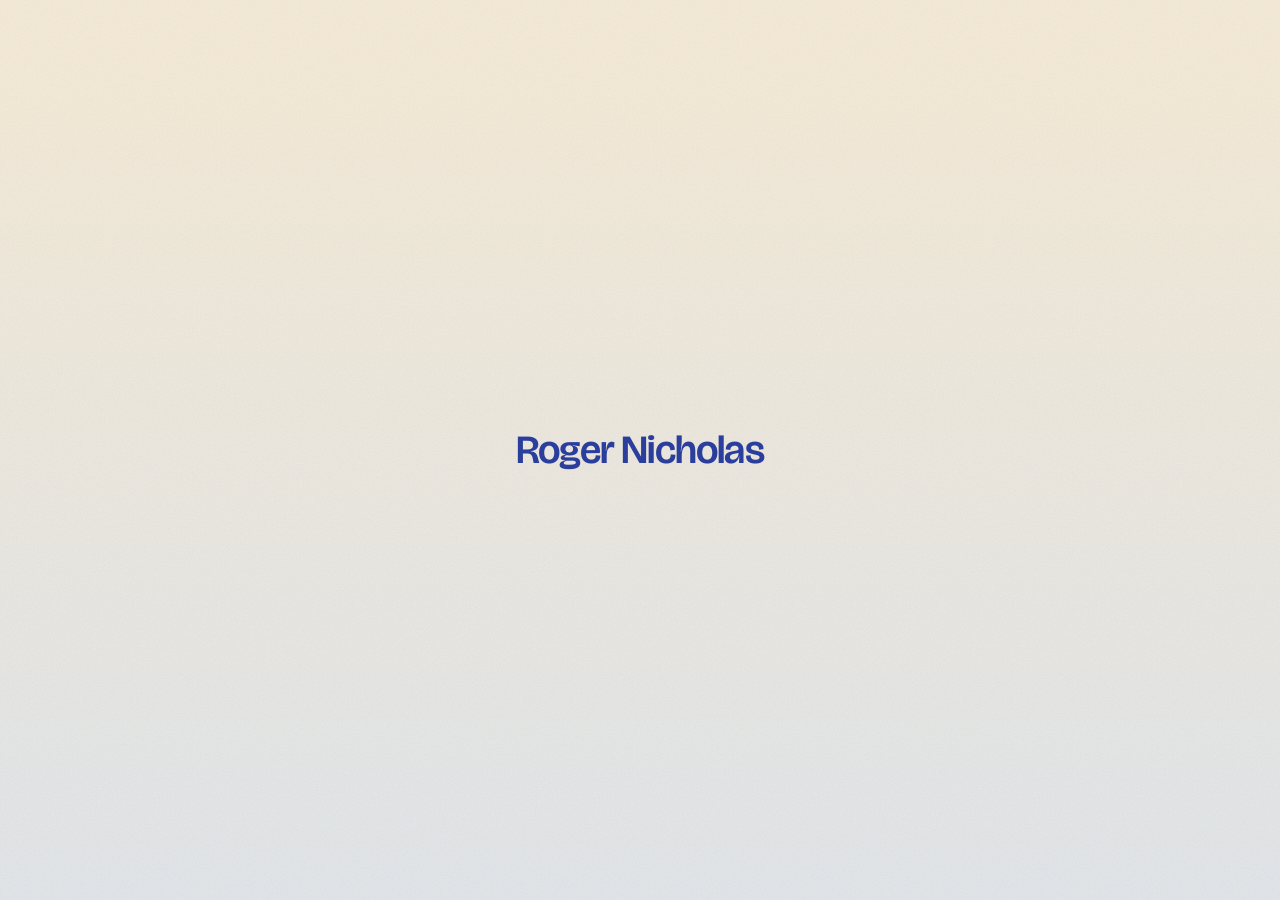
<file: index.html>
<!doctype html>
<html lang="en" class="landing">
<head>
<meta charset="utf-8">
<meta name="viewport" content="width=device-width, initial-scale=1, viewport-fit=cover">
<title>Roger Nicholas</title>
<meta name="description" content="Roger Nicholas, painter and screenwriter in Prague. Large oils, film and television.">
<meta property="og:title" content="Roger Nicholas">
<meta property="og:description" content="Roger Nicholas, painter and screenwriter in Prague. Large oils, film and television.">
<meta property="og:type" content="website">
<meta name="theme-color" content="#F5ECD9">
<link rel="icon" href="data:image/svg+xml,%3Csvg xmlns='http://www.w3.org/2000/svg' viewBox='0 0 64 64'%3E%3Cpath fill='%232B3FA0' d='M32 6c13 0 24 10 24 23 0 11-7 17-12 20-3 2-4 4-4 7v2a4 4 0 0 1-8 0v-4c0-3-2-5-5-6C17 45 8 39 8 28 8 15 19 6 32 6z'/%3E%3C/svg%3E">
<link rel="preconnect" href="https://fonts.googleapis.com">
<link rel="preconnect" href="https://fonts.gstatic.com" crossorigin>
<link rel="stylesheet" href="https://fonts.googleapis.com/css2?family=Bricolage+Grotesque:opsz,wght@12..96,300..800&family=Fragment+Mono:ital@0;1&display=swap">
<link rel="stylesheet" href="assets/style.css">
</head>
<body class="grain">
<main class="sheet" id="sheet">
  <canvas id="paper" aria-hidden="true"></canvas>
  <div class="sheet-center">
    <a class="name" href="home.html">Roger Nicholas</a>
  </div>
</main>
<script src="assets/paint.js"></script>
</body>
</html>
</file>
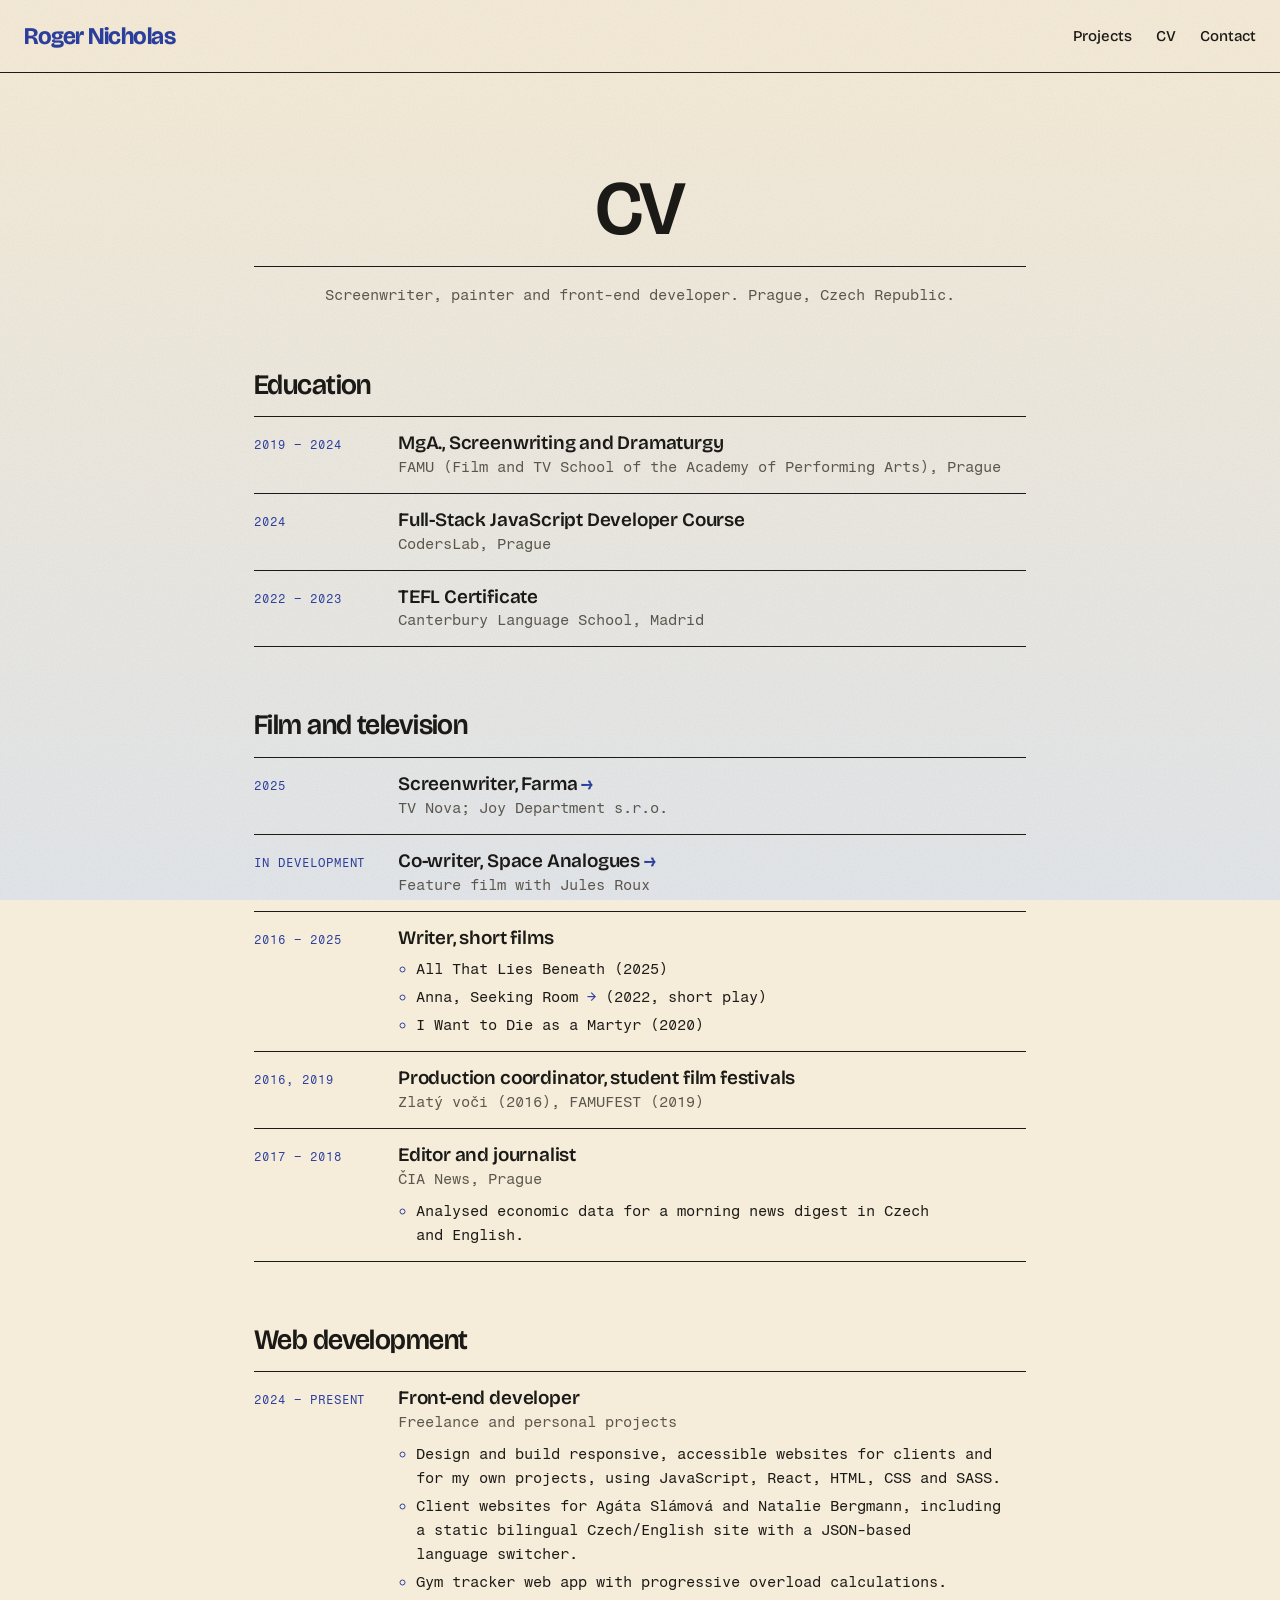
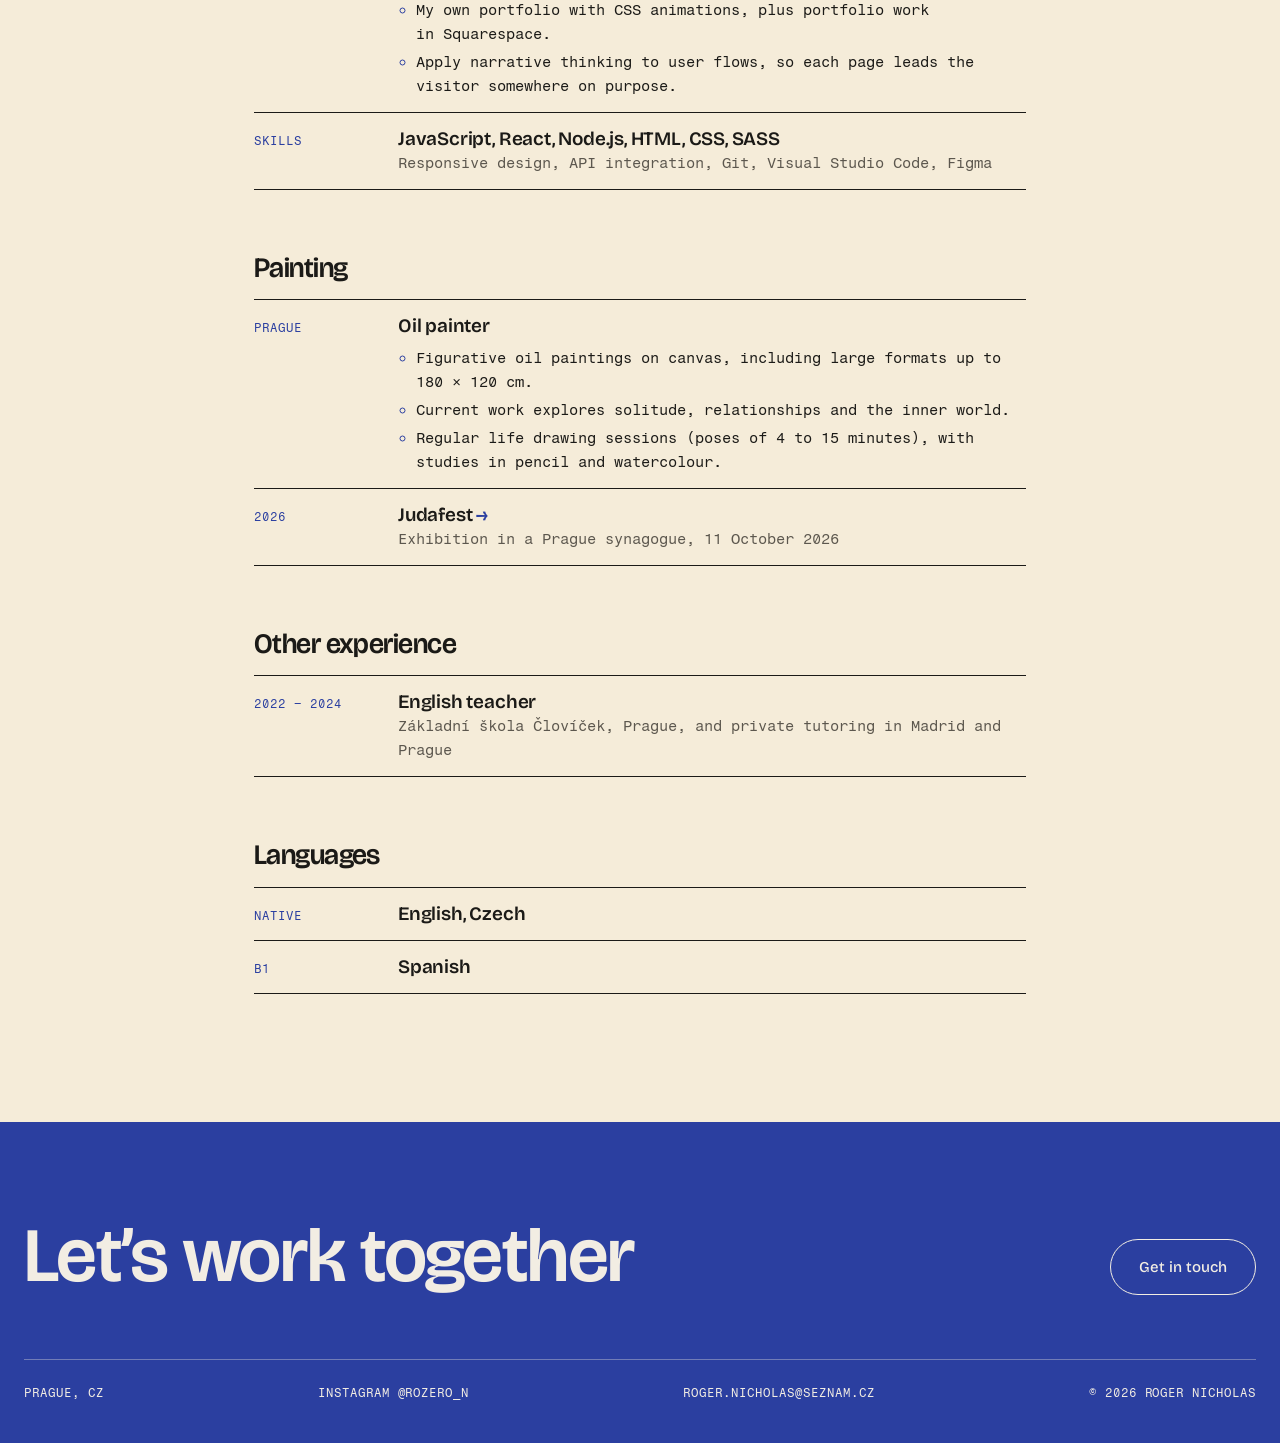
<file: cv.html>
<!doctype html>
<html lang="en">
<head>
<meta charset="utf-8">
<meta name="viewport" content="width=device-width, initial-scale=1, viewport-fit=cover">
<title>CV, Roger Nicholas</title>
<meta name="description" content="Roger Nicholas, painter and screenwriter in Prague. Large oils, film and television.">
<meta property="og:title" content="CV, Roger Nicholas">
<meta property="og:description" content="Roger Nicholas, painter and screenwriter in Prague. Large oils, film and television.">
<meta property="og:type" content="website">
<meta name="theme-color" content="#F5ECD9">
<link rel="icon" href="data:image/svg+xml,%3Csvg xmlns='http://www.w3.org/2000/svg' viewBox='0 0 64 64'%3E%3Cpath fill='%232B3FA0' d='M32 6c13 0 24 10 24 23 0 11-7 17-12 20-3 2-4 4-4 7v2a4 4 0 0 1-8 0v-4c0-3-2-5-5-6C17 45 8 39 8 28 8 15 19 6 32 6z'/%3E%3C/svg%3E">
<link rel="preconnect" href="https://fonts.googleapis.com">
<link rel="preconnect" href="https://fonts.gstatic.com" crossorigin>
<link rel="stylesheet" href="https://fonts.googleapis.com/css2?family=Bricolage+Grotesque:opsz,wght@12..96,300..800&family=Fragment+Mono:ital@0;1&display=swap">
<link rel="stylesheet" href="assets/style.css">
</head>
<body class="grain">

<header class="site-header">
  <div class="wrap bar">
    <a class="logo" href="home.html">Roger Nicholas</a>
    <nav class="nav" aria-label="Main">
      <div class="nav-links">
        <a href="home.html#projects">Projects</a>
        <a href="cv.html">CV</a>
        <a href="home.html#contact">Contact</a>
      </div>
      <button class="pill" type="button" id="menu-open" aria-expanded="false" aria-controls="menu">Menu</button>
    </nav>
  </div>
</header>

<div class="menu" id="menu" hidden>
  <div class="wrap">
    <div class="bar">
      <a class="logo" href="home.html">Roger Nicholas</a>
      <button class="pill" type="button" id="menu-close">Close</button>
    </div>
    <div class="menu-grid">
      <nav class="menu-main" aria-label="Sections">
        <a href="home.html#projects">Projects</a>
        <a href="cv.html">CV</a>
        <a href="home.html#contact">Contact</a>
        <a href="index.html">Paint the page</a>
      </nav>
      <div class="menu-col">
        <span class="head">Fields</span>
        <a href="home.html?field=Film#projects" data-field="Film">Film</a>
        <a href="home.html?field=Web#projects" data-field="Web">Web</a>
        <a href="home.html?field=Painting#projects" data-field="Painting">Painting</a>
      </div>
      <div class="menu-col">
        <span class="head">Elsewhere</span>
        <a href="https://instagram.com/rozero_n" target="_blank" rel="noopener">Instagram @rozero_n</a>
        <a href="https://github.com/rogernicholas" target="_blank" rel="noopener">GitHub</a>
      </div>
    </div>
  </div>
</div>

<!-- CV: edit the entries below directly. Each entry is a year, a title, a place or detail, and optional bullet points. -->
<main class="wrap cv">
  <header class="cv-head">
    <h1>CV</h1>
    <p>Screenwriter, painter and front-end developer. Prague, Czech Republic.</p>
  </header>
  <section class="cv-section">
    <h2>Education</h2>
    <ol class="cv-list">
        <li>
          <span class="label">2019 – 2024</span>
          <div>
            <h3>MgA., Screenwriting and Dramaturgy</h3>
            <p>FAMU (Film and TV School of the Academy of Performing Arts), Prague</p>
          </div>
        </li>
        <li>
          <span class="label">2024</span>
          <div>
            <h3>Full-Stack JavaScript Developer Course</h3>
            <p>CodersLab, Prague</p>
          </div>
        </li>
        <li>
          <span class="label">2022 – 2023</span>
          <div>
            <h3>TEFL Certificate</h3>
            <p>Canterbury Language School, Madrid</p>
          </div>
        </li>
    </ol>
  </section>
  <section class="cv-section">
    <h2>Film and television</h2>
    <ol class="cv-list">
        <li>
          <span class="label">2025</span>
          <div>
            <h3><a href="project.html#farma-cesko">Screenwriter, Farma</a></h3>
            <p>TV Nova; Joy Department s.r.o.</p>
          </div>
        </li>
        <li>
          <span class="label">In development</span>
          <div>
            <h3><a href="project.html#space-analogues">Co-writer, Space Analogues</a></h3>
            <p>Feature film with Jules Roux</p>
          </div>
        </li>
        <li>
          <span class="label">2016 – 2025</span>
          <div>
            <h3>Writer, short films</h3>
            <ul>
              <li>All That Lies Beneath (2025)</li>
              <li><a href="project.html#anna-seeking-room">Anna, Seeking Room</a> (2022, short play)</li>
              <li>I Want to Die as a Martyr (2020)</li>
            </ul>
          </div>
        </li>
        <li>
          <span class="label">2016, 2019</span>
          <div>
            <h3>Production coordinator, student film festivals</h3>
            <p>Zlatý voči (2016), FAMUFEST (2019)</p>
          </div>
        </li>
        <li>
          <span class="label">2017 – 2018</span>
          <div>
            <h3>Editor and journalist</h3>
            <p>ČIA News, Prague</p>
            <ul>
              <li>Analysed economic data for a morning news digest in Czech and English.</li>
            </ul>
          </div>
        </li>
    </ol>
  </section>
  <section class="cv-section">
    <h2>Web development</h2>
    <ol class="cv-list">
        <li>
          <span class="label">2024 – present</span>
          <div>
            <h3>Front-end developer</h3>
            <p>Freelance and personal projects</p>
            <ul>
              <li>Design and build responsive, accessible websites for clients and for my own projects, using JavaScript, React, HTML, CSS and SASS.</li>
              <li>Client websites for Agáta Slámová and Natalie Bergmann, including a static bilingual Czech/English site with a JSON-based language switcher.</li>
              <li>Gym tracker web app with progressive overload calculations.</li>
              <li>My own portfolio with CSS animations, plus portfolio work in Squarespace.</li>
              <li>Apply narrative thinking to user flows, so each page leads the visitor somewhere on purpose.</li>
            </ul>
          </div>
        </li>
        <li>
          <span class="label">Skills</span>
          <div>
            <h3>JavaScript, React, Node.js, HTML, CSS, SASS</h3>
            <p>Responsive design, API integration, Git, Visual Studio Code, Figma</p>
          </div>
        </li>
    </ol>
  </section>
  <section class="cv-section">
    <h2>Painting</h2>
    <ol class="cv-list">
        <li>
          <span class="label">Prague</span>
          <div>
            <h3>Oil painter</h3>
            <ul>
              <li>Figurative oil paintings on canvas, including large formats up to 180 × 120 cm.</li>
              <li>Current work explores solitude, relationships and the inner world.</li>
              <li>Regular life drawing sessions (poses of 4 to 15 minutes), with studies in pencil and watercolour.</li>
            </ul>
          </div>
        </li>
        <li>
          <span class="label">2026</span>
          <div>
            <h3><a href="project.html#judafest">Judafest</a></h3>
            <p>Exhibition in a Prague synagogue, 11 October 2026</p>
          </div>
        </li>
    </ol>
  </section>
  <section class="cv-section">
    <h2>Other experience</h2>
    <ol class="cv-list">
        <li>
          <span class="label">2022 – 2024</span>
          <div>
            <h3>English teacher</h3>
            <p>Základní škola Človíček, Prague, and private tutoring in Madrid and Prague</p>
          </div>
        </li>
    </ol>
  </section>
  <section class="cv-section">
    <h2>Languages</h2>
    <ol class="cv-list">
        <li>
          <span class="label">Native</span>
          <div>
            <h3>English, Czech</h3>
          </div>
        </li>
        <li>
          <span class="label">B1</span>
          <div>
            <h3>Spanish</h3>
          </div>
        </li>
    </ol>
  </section>
</main>

<footer class="site-footer" id="contact">
  <div class="wrap">
    <div class="cta">
      <h2>Let’s work together</h2>
      <a class="pill" href="mailto:roger.nicholas@seznam.cz">Get in touch</a>
    </div>
    <div class="foot-row label">
      <span>Prague, CZ</span>
      <a href="https://instagram.com/rozero_n" target="_blank" rel="noopener">Instagram @rozero_n</a>
      <a href="mailto:roger.nicholas@seznam.cz">roger.nicholas@seznam.cz</a>
      <span>© 2026 Roger Nicholas</span>
    </div>
  </div>
</footer>

<script src="assets/site.js"></script>
</body>
</html>
</file>
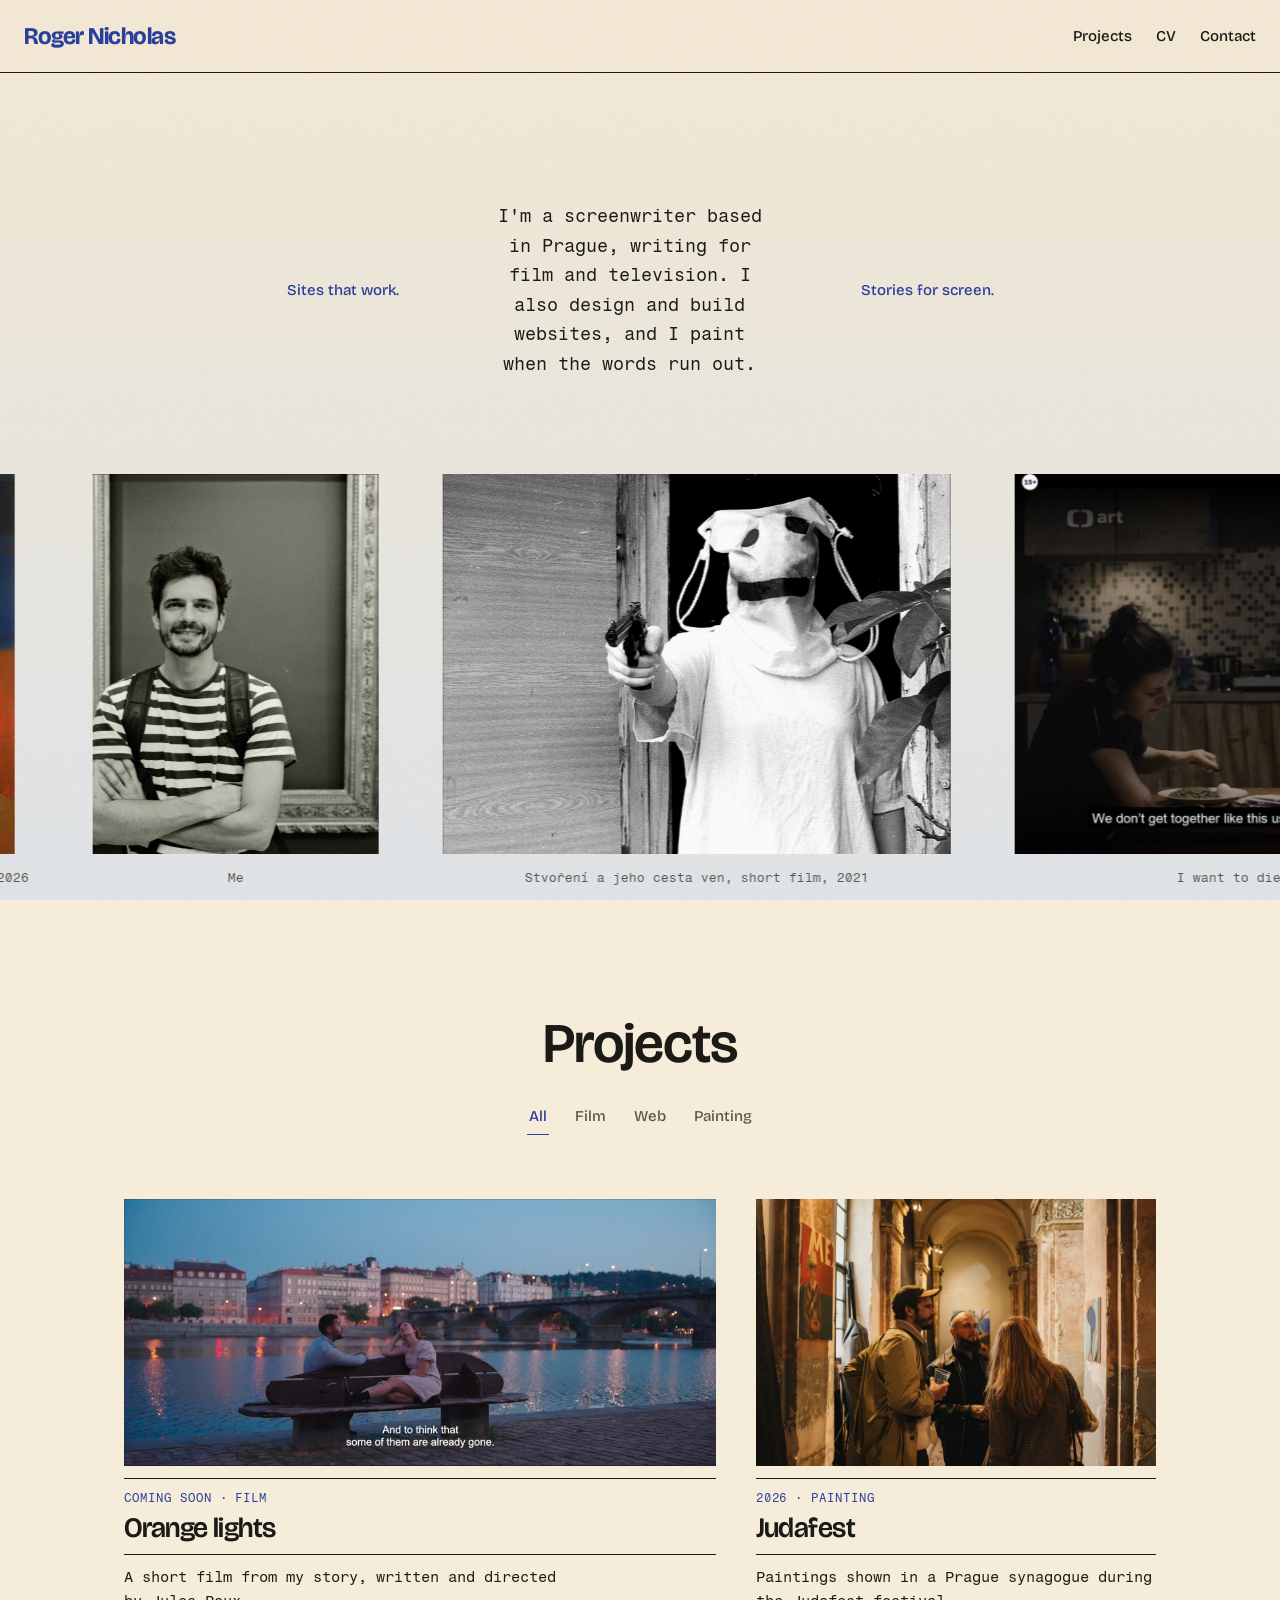
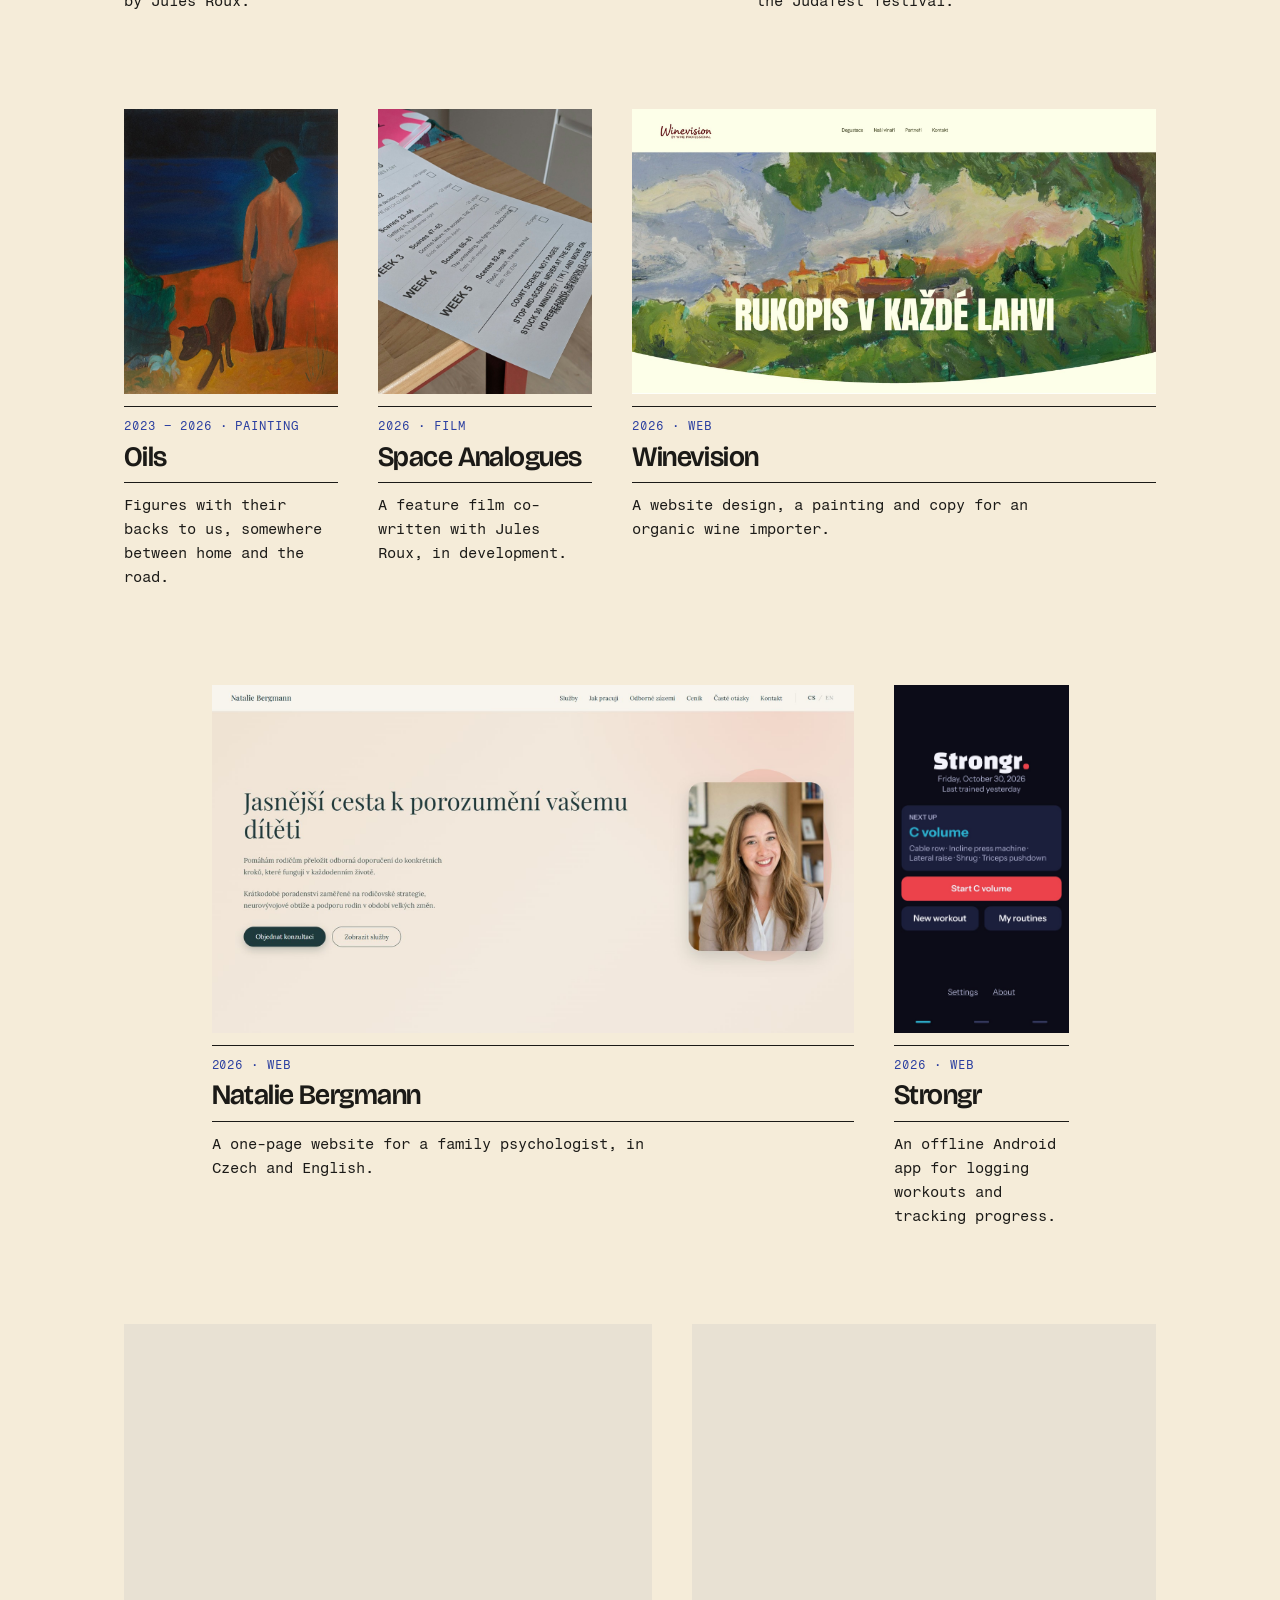
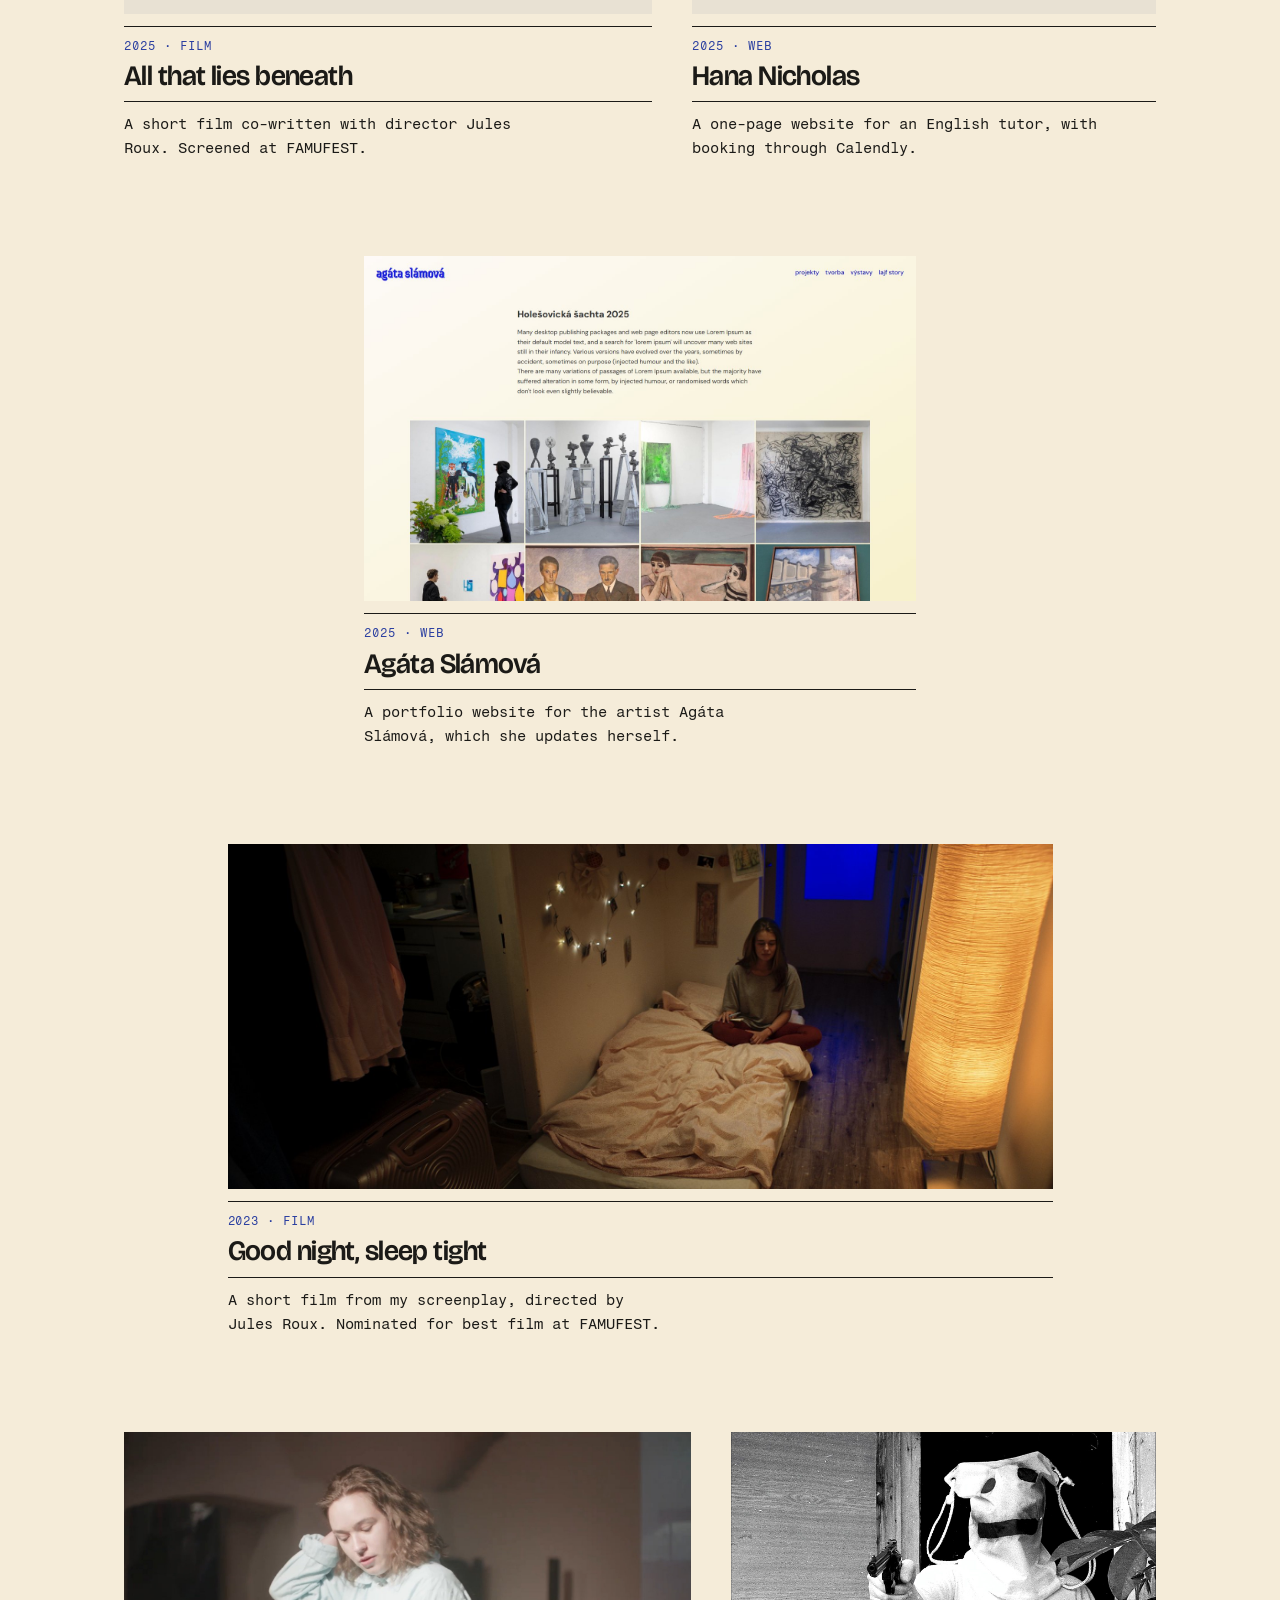
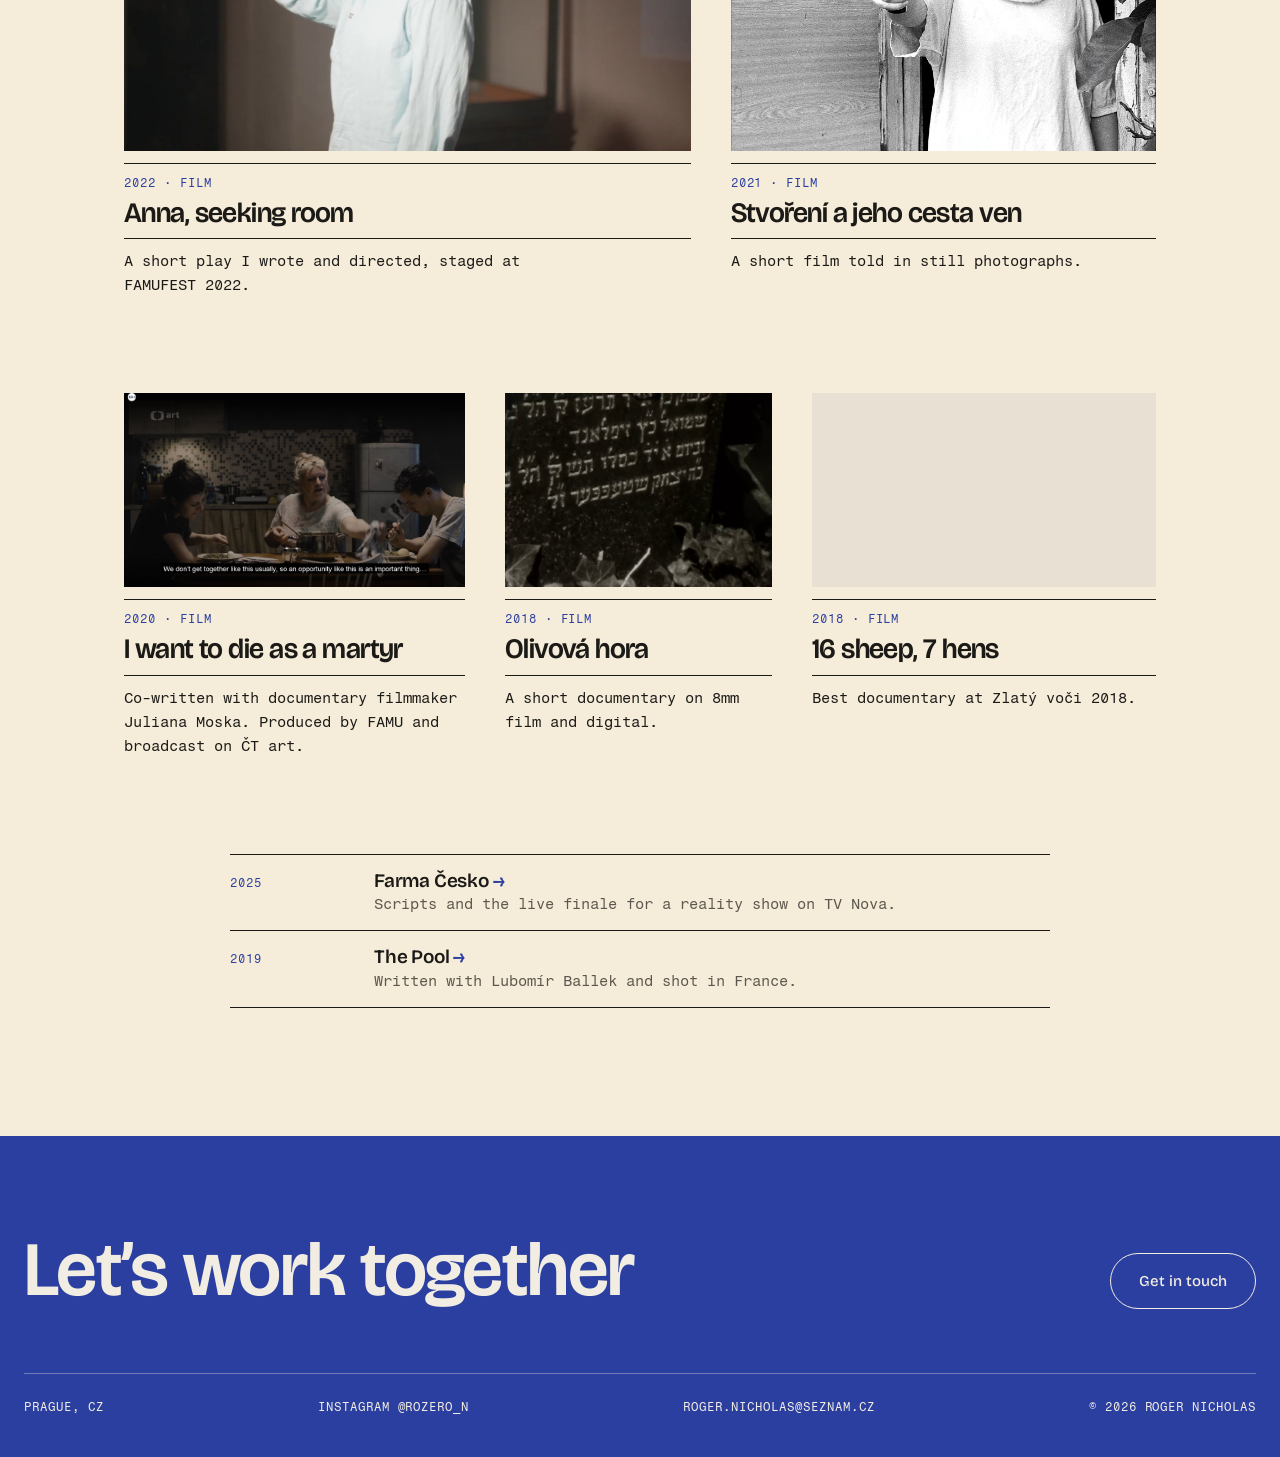
<file: home.html>
<!doctype html>
<html lang="en">
<head>
<meta charset="utf-8">
<meta name="viewport" content="width=device-width, initial-scale=1, viewport-fit=cover">
<title>Roger Nicholas, Painter and Screenwriter</title>
<meta name="description" content="Roger Nicholas, painter and screenwriter in Prague. Large oils, film and television.">
<meta property="og:title" content="Roger Nicholas, Painter and Screenwriter">
<meta property="og:description" content="Roger Nicholas, painter and screenwriter in Prague. Large oils, film and television.">
<meta property="og:type" content="website">
<meta name="theme-color" content="#F5ECD9">
<link rel="icon" href="data:image/svg+xml,%3Csvg xmlns='http://www.w3.org/2000/svg' viewBox='0 0 64 64'%3E%3Cpath fill='%232B3FA0' d='M32 6c13 0 24 10 24 23 0 11-7 17-12 20-3 2-4 4-4 7v2a4 4 0 0 1-8 0v-4c0-3-2-5-5-6C17 45 8 39 8 28 8 15 19 6 32 6z'/%3E%3C/svg%3E">
<link rel="preconnect" href="https://fonts.googleapis.com">
<link rel="preconnect" href="https://fonts.gstatic.com" crossorigin>
<link rel="stylesheet" href="https://fonts.googleapis.com/css2?family=Bricolage+Grotesque:opsz,wght@12..96,300..800&family=Fragment+Mono:ital@0;1&display=swap">
<link rel="stylesheet" href="assets/style.css">
</head>
<body class="grain">

<header class="site-header">
  <div class="wrap bar">
    <a class="logo" href="home.html">Roger Nicholas</a>
    <nav class="nav" aria-label="Main">
      <div class="nav-links">
        <a href="home.html#projects">Projects</a>
        <a href="cv.html">CV</a>
        <a href="home.html#contact">Contact</a>
      </div>
      <button class="pill" type="button" id="menu-open" aria-expanded="false" aria-controls="menu">Menu</button>
    </nav>
  </div>
</header>

<div class="menu" id="menu" hidden>
  <div class="wrap">
    <div class="bar">
      <a class="logo" href="home.html">Roger Nicholas</a>
      <button class="pill" type="button" id="menu-close">Close</button>
    </div>
    <div class="menu-grid">
      <nav class="menu-main" aria-label="Sections">
        <a href="home.html#projects">Projects</a>
        <a href="cv.html">CV</a>
        <a href="home.html#contact">Contact</a>
        <a href="index.html">Paint the page</a>
      </nav>
      <div class="menu-col">
        <span class="head">Fields</span>
        <a href="home.html?field=Film#projects" data-field="Film">Film</a>
        <a href="home.html?field=Web#projects" data-field="Web">Web</a>
        <a href="home.html?field=Painting#projects" data-field="Painting">Painting</a>
      </div>
      <div class="menu-col">
        <span class="head">Elsewhere</span>
        <a href="https://instagram.com/rozero_n" target="_blank" rel="noopener">Instagram @rozero_n</a>
        <a href="https://github.com/rogernicholas" target="_blank" rel="noopener">GitHub</a>
      </div>
    </div>
  </div>
</div>

<main>
  <!-- Bio: edit the paragraph and the two side phrases directly -->
  <section class="wrap about" id="about">
    <span class="aside aside-left">Sites that work.</span>
    <div class="about-text">
      <p>I'm a screenwriter based in Prague, writing for film and television. I also design and build websites, and I paint when the words run out.</p>
    </div>
    <span class="aside aside-right">Stories for screen.</span>
  </section>

  <!-- Carousel: filled from content/work.json -->
  <section class="works" id="work" aria-label="Selected work">
    <div class="track" id="track">
      <div class="belt" id="belt"></div>
    </div>
  </section>

  <!-- Projects: filled from content/projects.json -->
  <section class="wrap projects" id="projects">
    <h2 class="projects-title">Projects</h2>
    <!-- Filters match each project's "field" in content/projects.json -->
    <nav class="filters" aria-label="Filter projects">
      <button type="button" data-field="" aria-pressed="true">All</button>
      <button type="button" data-field="Film" aria-pressed="false">Film</button>
      <button type="button" data-field="Web" aria-pressed="false">Web</button>
      <button type="button" data-field="Painting" aria-pressed="false">Painting</button>
    </nav>
    <div class="project-list" id="project-list"></div>
  </section>
</main>

<footer class="site-footer" id="contact">
  <div class="wrap">
    <div class="cta">
      <h2>Let’s work together</h2>
      <a class="pill" href="https://instagram.com/rozero_n" target="_blank" rel="noopener">Get in touch</a>
    </div>
    <div class="foot-row label">
      <span>Prague, CZ</span>
      <a href="https://instagram.com/rozero_n" target="_blank" rel="noopener">Instagram @rozero_n</a>
      <a href="mailto:roger.nicholas@seznam.cz">roger.nicholas@seznam.cz</a>
      <span>© 2026 Roger Nicholas</span>
    </div>
  </div>
</footer>

<script src="assets/site.js"></script>
<script src="assets/carousel.js"></script>
<script src="assets/projects.js"></script>
</body>
</html>
</file>
<file: assets/style.css>
/* Roger Nicholas portfolio
   Layout: one sheet of paper. The landing page is a full-bleed sheet to paint on;
   the home and project pages are a single centred column of sections on the same paper. */

/* ---------- Tokens ---------- */
:root {
  /* colour */
  --paper: #F5ECD9;               /* warm cream at the top of the screen */
  --paper-cool: #E3E7EC;          /* and colder towards the bottom */
  --paper-deep: #E8E1D3;          /* default image placeholder */
  --ink: #1B1A17;
  --ink-soft: #5C574E;            /* secondary text, captions */
  --accent: #2B3FA0;              /* ultramarine, the landing paint */
  --on-accent: #F2EDE3;
  --on-accent-soft: rgba(242, 237, 227, 0.72);
  --rule: var(--ink);
  --rule-on-accent: rgba(242, 237, 227, 0.35);

  /* type: Bricolage Grotesque for titles and navigation, Fragment Mono for text */
  --f-display: "Bricolage Grotesque", "Helvetica Neue", Helvetica, Arial, sans-serif;
  --f-text: "Fragment Mono", "SFMono-Regular", Menlo, Consolas, monospace;
  --t-hero: clamp(4rem, 6vw, 8.4rem);    /* footer line, project page title */
  --t-title: clamp(3.4rem, 4.4vw, 5.6rem); /* section titles, menu */
  --t-item: clamp(2.2rem, 2.2vw, 3rem);  /* project titles in the grid */
  --t-lead: clamp(1.6rem, 1.4vw, 1.8rem);  /* bio */
  --t-text: 1.5rem;
  --t-nav: 1.5rem;
  --t-label: 1.2rem;

  /* space */
  --s-1: 0.8rem;
  --s-2: 1.6rem;
  --s-3: 2.4rem;
  --s-4: 4rem;
  --s-5: 6.4rem;
  --s-6: 9.6rem;
  --s-7: 12.8rem;
  --gutter: 2.4rem;
  --page: 136rem;      /* header and footer width */
  --column: 108rem;    /* content width */
  --bar: 7.2rem;         /* header height */

  color-scheme: light;
}
@media (max-width: 640px) {
  :root { --gutter: 1.6rem; --s-6: 7.2rem; --s-7: 8.8rem; }
}

/* ---------- Base ---------- */
*, *::before, *::after { box-sizing: border-box; }
/* every size is in rem, and 1rem is 10px on phones and laptops. On big monitors
   1rem grows with the screen, so the whole page scales up in proportion:
   a 1920px screen looks like a 1600px laptop, only larger. */
html {
  font-size: 62.5%;
  -webkit-text-size-adjust: 100%;
  background: var(--paper);
}
@media (min-width: 1600px) {
  html { font-size: min(calc(100vw / 160), 16px); }
}
/* the paper: warm cream under the header, turning colder towards the bottom of the screen */
html::before {
  content: "";
  position: fixed;
  inset: 0 0 auto;
  z-index: -1;
  height: 100vh;
  height: 100lvh;
  pointer-events: none;
  background: linear-gradient(to bottom, var(--paper) var(--bar), var(--paper-cool));
}
@media (prefers-reduced-motion: no-preference) {
  html { scroll-behavior: smooth; } /* menu and nav links glide to their section */
}
[id] { scroll-margin-top: calc(var(--bar) + var(--s-3)); }

body {
  margin: 0;
  color: var(--ink);
  font-family: var(--f-text);
  font-size: var(--t-text);
  line-height: 1.6;
  transition: opacity 0.3s ease;
}
/* coming back to the projects list: hidden until it is back at the same spot */
.returning body { opacity: 0; transition: none; }

/* fade up as they come into view (Site.reveal) */
@media screen and (prefers-reduced-motion: no-preference) {
  .reveal {
    opacity: 0;
    transform: translateY(var(--s-3));
    transition: opacity 0.8s ease, transform 0.8s cubic-bezier(0.22, 1, 0.36, 1);
    transition-delay: var(--delay, 0s);
  }
  .reveal.shown { opacity: 1; transform: none; }
}

h1, h2, h3 {
  margin: 0;
  font-family: var(--f-display);
  font-weight: 600;
  letter-spacing: -0.02em;
  line-height: 1.05;
  font-variation-settings: "opsz" 96;
  text-wrap: balance;
}
p, figure { margin: 0; }

a { color: inherit; text-decoration: none; }
a:hover { color: var(--accent); }
button { font: inherit; color: inherit; }
:focus-visible { outline: 2px solid var(--accent); outline-offset: 0.3rem; }

/* paper grain, drawn once as an SVG noise tile */
.grain::after {
  content: "";
  position: fixed;
  inset: 0;
  z-index: 50;
  pointer-events: none;
  opacity: 0.35;
  mix-blend-mode: multiply;
  background-image: url("data:image/svg+xml;utf8,<svg xmlns='http://www.w3.org/2000/svg' width='220' height='220'><filter id='n'><feTurbulence type='fractalNoise' baseFrequency='0.9' numOctaves='3' stitchTiles='stitch'/><feColorMatrix values='0 0 0 0 0.45  0 0 0 0 0.40  0 0 0 0 0.32  0 0 0 0.35 0'/></filter><rect width='100%' height='100%' filter='url(%23n)'/></svg>");
}

/* small uppercase mono labels: years, kinds, footer details */
.label {
  font-family: var(--f-text);
  font-size: var(--t-label);
  letter-spacing: 0.08em;
  text-transform: uppercase;
}

.wrap {
  max-width: var(--page);
  margin-inline: auto;
  padding-left: max(var(--gutter), env(safe-area-inset-left, 0px));
  padding-right: max(var(--gutter), env(safe-area-inset-right, 0px));
}

/* content Roger still needs to supply */
.ph {
  background: rgba(43, 63, 160, 0.08);
  border-bottom: 1px dashed var(--accent);
}

/* an image, or a tinted placeholder of the same shape until the image exists */
.shot {
  position: relative;
  aspect-ratio: var(--ratio, 4 / 5);
  max-width: 100%;
  background: var(--tone, var(--paper-deep));
}
.shot img { display: block; width: 100%; height: 100%; object-fit: cover; }
.shot .ph-label {
  position: absolute;
  inset: 0;
  display: grid;
  place-items: center;
  padding: var(--s-1);
  text-align: center;
}

.pill {
  display: inline-flex;
  align-items: center;
  justify-content: center;
  height: 4.4rem;
  padding: 0 2rem;
  border: 1px solid currentColor;
  border-radius: 99.9rem;
  background: none;
  color: var(--accent);
  font-family: var(--f-display);
  font-size: var(--t-nav);
  font-weight: 500;
  cursor: pointer;
  transition: background-color 0.2s ease, color 0.2s ease;
}
.pill:hover { background: var(--accent); color: var(--on-accent); }

/* ---------- Landing ---------- */
.landing, .landing body { height: 100%; overflow: hidden; }

.sheet {
  position: relative;
  height: 100vh;
  height: 100dvh;
  min-height: 52rem;
  overflow: hidden;
}
#paper {
  position: absolute;
  inset: 0;
  width: 100%;
  height: 100%;
  touch-action: none;
  cursor: crosshair;
}
.sheet-center {
  position: absolute;
  inset: 0;
  z-index: 1;
  display: grid;
  place-items: center;
  pointer-events: none;
}
.name {
  pointer-events: auto;
  padding: 1.2rem 0.8rem;
  color: var(--accent);
  font-family: var(--f-display);
  font-size: clamp(2.6rem, 3.2vw, 4rem);
  font-weight: 600;
  letter-spacing: -0.02em;
  line-height: 1;
  font-variation-settings: "opsz" 96;
  transition: opacity 0.25s ease;
}
.name:hover { color: var(--accent); opacity: 0.7; }
/* A quiet hint that the name is the way in: once the visitor has painted a
   little (or sat still a while), a thin brush line draws itself under it. */
.name { position: relative; }
.name::after {
  content: "";
  position: absolute;
  left: 0.8rem;
  right: 0.8rem;
  bottom: 0.2rem;
  height: 0.2rem;
  border-radius: 0.2rem;
  background: currentColor;
  transform: scaleX(0);
  transform-origin: left center;
  transition: transform 1.2s cubic-bezier(0.65, 0, 0.35, 1);
}
.name.hint::after { transform: scaleX(1); }
@media (prefers-reduced-motion: reduce) {
  .name::after { transition: none; }
}

/* ---------- Header and menu ---------- */
body::before { /* paints the band above the sticky header on phones */
  content: "";
  position: fixed;
  inset: 0 0 auto;
  z-index: 10;
  height: env(safe-area-inset-top, 0px);
  background: var(--paper);
}

.site-header {
  position: sticky;
  top: env(safe-area-inset-top, 0px);
  z-index: 20;
  background: var(--paper);
  border-bottom: 1px solid var(--rule);
}
.bar {
  display: flex;
  align-items: center;
  justify-content: space-between;
  gap: var(--s-2);
  height: var(--bar);
}
.logo {
  color: var(--accent);
  font-family: var(--f-display);
  font-size: 2.4rem;
  font-weight: 700;
  letter-spacing: -0.02em;
  line-height: 1;
  font-variation-settings: "opsz" 96;
}
.logo:hover { color: var(--accent); opacity: 0.7; }

.nav { display: flex; align-items: center; gap: var(--s-4); }
.nav-links {
  display: flex;
  gap: var(--s-3);
  font-family: var(--f-display);
  font-size: var(--t-nav);
  font-weight: 500;
}
/* wide screens show the links; phones get the Menu button instead */
@media (max-width: 820px) { .nav-links { display: none; } }
@media (min-width: 821px) { #menu-open { display: none; } }

.menu {
  position: fixed;
  inset: 0;
  z-index: 30;
  overflow-y: auto;
  padding-block: env(safe-area-inset-top, 0px) calc(env(safe-area-inset-bottom, 0px) + var(--s-4));
  background: var(--accent);
  color: var(--on-accent);
}
.menu[hidden] { display: none; }
.menu a:hover { color: var(--on-accent); opacity: 0.7; }
.menu .logo, .menu .pill { color: var(--on-accent); }
.menu .pill:hover { background: var(--on-accent); color: var(--accent); }
.menu .bar { border-bottom: 1px solid var(--rule-on-accent); }
.menu-grid {
  display: grid;
  grid-template-columns: repeat(auto-fit, minmax(22rem, 1fr));
  gap: var(--s-4);
  padding-block: var(--s-5);
}
.menu-main {
  display: flex;
  flex-direction: column;
  gap: var(--s-1);
  font-family: var(--f-display);
  font-size: var(--t-title);
  font-weight: 600;
  letter-spacing: -0.02em;
  line-height: 1.05;
  font-variation-settings: "opsz" 96;
}
.menu-col {
  display: flex;
  flex-direction: column;
  gap: 1.2rem;
  font-family: var(--f-display);
  font-size: var(--t-nav);
  font-weight: 500;
}
.menu-col .head { color: var(--on-accent-soft); font-weight: 400; }

/* ---------- Home: bio ---------- */
.about {
  display: grid;
  grid-template-columns: auto minmax(0, 30ch) auto;
  justify-content: center;
  align-items: center;
  gap: var(--s-6);
  padding-block: var(--s-7) var(--s-6);
  text-align: center;
}
.about-text {
  display: flex;
  flex-direction: column;
  gap: var(--s-2);
}
.about p {
  font-size: var(--t-lead);
  line-height: 1.65;
  text-wrap: pretty;
}
/* short phrases either side of the text */
.aside {
  font-family: var(--f-display);
  font-size: var(--t-nav);
  font-weight: 500;
  color: var(--accent);
}
@media (max-width: 1100px) { .about { gap: var(--s-4); } }
@media (max-width: 820px) {
  .about { grid-template-columns: 1fr 1fr; }
  .about-text { grid-column: 1 / -1; grid-row: 1; }
  .aside-left { justify-self: start; }
  .aside-right { justify-self: end; }
}

/* ---------- Home: carousel, drifting right ---------- */
.works { padding-bottom: var(--s-7); }
.track { overflow: hidden; }
.belt {
  display: flex;
  align-items: center;
  gap: var(--s-5);
  width: max-content;
  padding-right: var(--s-5); /* matches the gap so the loop seam is even */
  will-change: transform;
}
.work {
  flex: 0 0 auto;
  display: flex;
  flex-direction: column;
  align-items: center;
  gap: var(--s-2);
}
.work .shot { height: clamp(22rem, 32vw, 38rem); max-width: 86vw; }
.work figcaption {
  width: max-content;
  max-width: calc(100% + var(--s-4));
  overflow: hidden;
  color: var(--ink-soft);
  font-size: 1.3rem;
  line-height: 1.3;
  text-align: center;
  text-overflow: ellipsis;
  white-space: nowrap;
}
@media (prefers-reduced-motion: reduce) {
  .track { overflow-x: auto; }
}

/* ---------- Home: projects, side by side in rows ---------- */
.projects {
  max-width: var(--column);
  display: flex;
  flex-direction: column;
  align-items: center;
  gap: var(--s-5);
  padding-bottom: var(--s-7);
}
.projects-title { font-size: var(--t-title); }
.project-list {
  width: 100%;
  display: flex;
  flex-direction: column;
  align-items: center;
  gap: var(--s-6);
}
.project-row {
  width: 100%;
  display: flex;
  align-items: flex-start;
  gap: var(--s-4);
}
.tile {
  min-width: 0;
  display: flex;
  flex-direction: column;
  gap: 1.2rem;
}
.tile .shot { width: 100%; transition: transform 0.5s cubic-bezier(0.22, 1, 0.36, 1); }
.tile:hover { color: inherit; }
.tile:hover .shot { transform: scale(1.03); }
.tile:hover h3 { color: var(--accent); }

/* image | label + title | text, separated by thin rules */
/* opening a project from the grid: its parts move into place on the project page */
@media (prefers-reduced-motion: no-preference) {
  @view-transition { navigation: auto; }
}
::view-transition-group(*) {
  animation-duration: 0.6s;
  animation-timing-function: cubic-bezier(0.65, 0, 0.35, 1);
}
::view-transition-old(root),
::view-transition-new(root) { animation-duration: 0.45s; }
/* the words stay above the picture while they move */
::view-transition-group(project-picture) { z-index: 1; }
::view-transition-group(project-meta),
::view-transition-group(project-title),
::view-transition-group(project-summary) { z-index: 2; }
/* titles move as one box, so they scale cleanly instead of stretching */
.tile-text h3 span,
.detail-head h1 span { display: inline-block; }
.tile-text { border-top: 1px solid var(--rule); padding-top: 1rem; }
.tile-text .meta { padding-bottom: 0.6rem; color: var(--accent); }
.tile-text h3 {
  margin-bottom: 1rem;
  padding-bottom: 1rem;
  border-bottom: 1px solid var(--rule);
  font-size: var(--t-item);
  transition: color 0.2s ease;
}
.tile-text .summary { max-width: 48ch; }
.load-error { color: var(--ink-soft); text-align: center; }

/* projects without images: one line each, under the rows */
.project-more {
  width: 100%;
  max-width: 82rem;
  margin: 0;
  padding: 0;
  list-style: none;
  border-top: 1px solid var(--rule);
}
.project-more li {
  display: grid;
  grid-template-columns: 12rem 1fr;
  gap: var(--s-3);
  padding-block: 1.4rem;
  border-bottom: 1px solid var(--rule);
}
.project-more .label { padding-top: 0.5rem; color: var(--accent); }
.project-more h3 {
  font-size: 1.9rem;
  letter-spacing: -0.01em;
  line-height: 1.25;
  font-variation-settings: "opsz" 24;
  transition: color 0.2s ease;
}
.project-more h3::after { content: " →"; color: var(--accent); }
.project-more a:hover { color: inherit; }
.project-more a:hover h3 { color: var(--accent); }
.project-more p { color: var(--ink-soft); }
@media (max-width: 640px) {
  .project-more li { grid-template-columns: 1fr; gap: 0.4rem; }
  .project-more .label { padding-top: 0; }
}

/* field filter under the Projects title */
.filters {
  display: flex;
  flex-wrap: wrap;
  justify-content: center;
  gap: var(--s-1) var(--s-3);
  margin-top: calc(var(--s-3) - var(--s-5));
}
.filters button {
  padding: 0.6rem 2px;
  border: 0;
  border-bottom: 1px solid transparent;
  background: none;
  color: var(--ink-soft);
  font-family: var(--f-display);
  font-size: var(--t-nav);
  font-weight: 500;
  cursor: pointer;
  transition: color 0.2s ease, border-color 0.2s ease;
}
.filters button:hover { color: var(--accent); }
.filters button[aria-pressed="true"] { color: var(--accent); border-bottom-color: var(--accent); }
.project-list { transition: opacity 0.25s ease; }
.project-list.fading { opacity: 0; }

/* ---------- Project page ---------- */
.detail {
  max-width: var(--column);
  display: flex;
  flex-direction: column;
  align-items: center;
  gap: var(--s-5);
  padding-block: var(--s-6) var(--s-7);
}
.detail-back {
  align-self: flex-start;
  margin-block: calc(-1 * var(--s-5)) calc(-1 * var(--s-3));
  padding-block: 1rem;
  color: var(--accent);
  font-family: var(--f-display);
  font-size: var(--t-nav);
  font-weight: 500;
}
.detail-back:hover { opacity: 0.7; }
.detail-head {
  width: 100%;
  max-width: 60ch;
  text-align: center;
}
.detail-head .meta { padding-bottom: 0.6rem; color: var(--accent); }
.detail-head h1 {
  margin-bottom: var(--s-2);
  padding-bottom: var(--s-2);
  border-bottom: 1px solid var(--rule);
  font-size: var(--t-hero);
}
/* a film, in the Vimeo player */
.video { width: 100%; aspect-ratio: 16 / 9; background: var(--ink); }
.video iframe { display: block; width: 100%; height: 100%; border: 0; }
.video.blocked { aspect-ratio: auto; background: none; }
.video-link { position: relative; display: block; overflow: hidden; }
.video-link .shot { width: 100%; transition: transform 0.5s cubic-bezier(0.22, 1, 0.36, 1); }
.video-link:hover .shot { transform: scale(1.03); }
.video-link .play {
  position: absolute;
  left: 50%;
  top: 50%;
  transform: translate(-50%, -50%);
  background: var(--accent);
  color: var(--on-accent);
}
.video-link:hover .play { background: var(--on-accent); color: var(--accent); }
.gallery {
  width: 100%;
  display: flex;
  flex-wrap: wrap;
  justify-content: center;
  align-items: center;
  gap: var(--s-3);
}
.gallery-item {
  width: min-content; /* the caption wraps to the image's width */
  max-width: 100%;
  display: flex;
  flex-direction: column;
  align-items: center;
  gap: 1rem;
}
.gallery-item .shot { height: clamp(22rem, 34vw, 44rem); }
.gallery-item:only-child .shot { height: clamp(24rem, 46vw, 60rem); }
.gallery-item figcaption { color: var(--ink-soft); font-size: 1.3rem; text-align: center; }
.detail-body {
  max-width: 60ch;
  display: flex;
  flex-direction: column;
  gap: var(--s-2);
  text-align: center;
}
.detail-body .tech { color: var(--accent); }
.detail-body .pill { align-self: center; margin-top: var(--s-1); }
.detail-nav {
  width: 100%;
  display: flex;
  flex-wrap: wrap;
  justify-content: space-between;
  gap: var(--s-2) var(--s-3);
  padding-top: var(--s-3);
  border-top: 1px solid var(--rule);
  font-family: var(--f-display);
  font-size: var(--t-nav);
  font-weight: 500;
}
.detail-nav a { padding-block: 1rem; color: var(--accent); }
.detail-nav a:hover { opacity: 0.7; }

@media (max-width: 640px) {
  .gallery-item { width: 100%; }
  .gallery-item .shot, .gallery-item:only-child .shot { width: 100%; height: auto; }
  .detail-nav { justify-content: center; }
}

/* ---------- CV ---------- */
.cv {
  max-width: 82rem;
  display: flex;
  flex-direction: column;
  gap: var(--s-5);
  padding-block: var(--s-6) var(--s-7);
}
.cv-head { text-align: center; }
.cv-head h1 {
  margin-bottom: var(--s-2);
  padding-bottom: var(--s-2);
  border-bottom: 1px solid var(--rule);
  font-size: var(--t-hero);
}
.cv-head p { color: var(--ink-soft); }
.cv-section h2 { margin-bottom: var(--s-2); font-size: var(--t-item); }
.cv-list { margin: 0; padding: 0; list-style: none; border-top: 1px solid var(--rule); }
.cv-list li {
  display: grid;
  grid-template-columns: 12rem 1fr;
  gap: var(--s-3);
  padding-block: 1.4rem;
  border-bottom: 1px solid var(--rule);
}
.cv-list .label { padding-top: 0.5rem; color: var(--accent); }
.cv-list h3 {
  font-size: 1.9rem;
  letter-spacing: -0.01em;
  line-height: 1.25;
  font-variation-settings: "opsz" 24;
}
.cv-list p { color: var(--ink-soft); }
.cv-list h3 a::after, .cv-list ul a::after { content: " →"; color: var(--accent); }
.cv-list ul {
  margin: var(--s-1) 0 0;
  padding-left: 1.2em;
  display: flex;
  flex-direction: column;
  gap: 0.4rem;
  text-wrap: pretty;
}
.cv-list ul li { padding: 0; border: 0; display: list-item; }
.cv-list ul li::marker { color: var(--accent); }
@media (max-width: 640px) {
  .cv-list li { grid-template-columns: 1fr; gap: 0.4rem; }
  .cv-list .label { padding-top: 0; }
}

/* ---------- Footer ---------- */
.site-footer { background: var(--accent); color: var(--on-accent); }
.site-footer a:hover { color: var(--on-accent); opacity: 0.7; }
.site-footer .pill { color: var(--on-accent); }
.site-footer .pill:hover { background: var(--on-accent); color: var(--accent); opacity: 1; }
.site-footer .wrap {
  display: flex;
  flex-direction: column;
  gap: var(--s-5);
  padding-block: var(--s-6) calc(env(safe-area-inset-bottom, 0px) + var(--s-4));
}
.cta {
  display: flex;
  flex-wrap: wrap;
  align-items: flex-end;
  justify-content: space-between;
  gap: var(--s-4) var(--s-5);
}
.cta h2 { flex: 999 1 52rem; min-width: 0; font-size: var(--t-hero); line-height: 1; }
.cta .pill { height: 5.6rem; padding: 0 2.8rem; }
.foot-row {
  display: flex;
  flex-wrap: wrap;
  justify-content: space-between;
  gap: var(--s-2) var(--s-4);
  padding-top: var(--s-3);
  border-top: 1px solid var(--rule-on-accent);
}
.site-footer .ph { background: rgba(242, 237, 227, 0.1); border-bottom-color: var(--on-accent-soft); }

/* bigger tap areas on touch screens, without moving anything */
@media (pointer: coarse) {
  .foot-row a,
  .menu-col a { padding-block: 1.2rem; margin-block: -1.2rem; }
  .nav-links a { padding: 1.2rem; margin: -1.2rem; }
  .filters button { min-width: 4.4rem; padding-block: 1.2rem; }
}

/* ---------- Not found ---------- */
.missing {
  min-height: calc(100vh - var(--bar));
  display: flex;
  flex-direction: column;
  align-items: center;
  justify-content: center;
  gap: var(--s-3);
  text-align: center;
}
.missing h1 { font-size: var(--t-title); }
</file>
